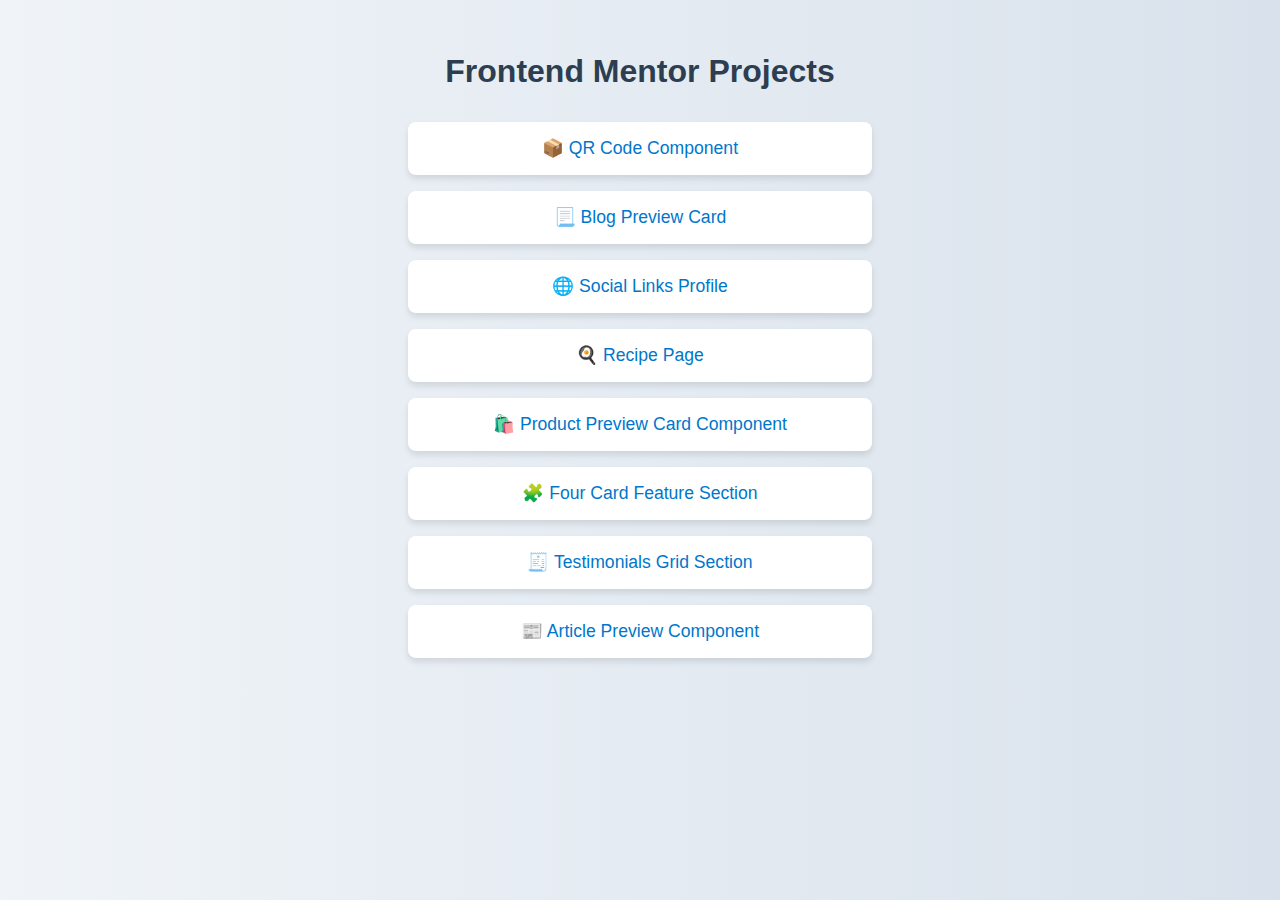
<file: index.html>
<!DOCTYPE html>
<html lang="en">
<head>
  <meta charset="UTF-8" />
  <meta name="viewport" content="width=device-width, initial-scale=1.0" />
  <title>Frontend Mentor Projects</title>
  <style>
    body {
      margin: 0;
      padding: 2rem;
      font-family: 'Segoe UI', sans-serif;
      background: linear-gradient(to right, #f0f4f8, #d9e2ec);
      color: #333;
    }

    h1 {
      text-align: center;
      font-size: 2rem;
      margin-bottom: 2rem;
      color: #2c3e50;
    }

    .project-list {
      display: flex;
      flex-direction: column;
      align-items: center;
      gap: 1rem;
    }

    .project-link {
      text-decoration: none;
      background-color: #ffffff;
      padding: 1rem 2rem;
      border-radius: 8px;
      box-shadow: 0 4px 6px rgba(0, 0, 0, 0.1);
      transition: transform 0.2s ease, box-shadow 0.2s ease;
      width: 80%;
      max-width: 400px;
      text-align: center;
      font-size: 1.1rem;
      color: #0077cc;
    }

    .project-link:hover {
      transform: translateY(-3px);
      box-shadow: 0 6px 12px rgba(0, 0, 0, 0.15);
      background-color: #e6f2ff;
    }
  </style>
</head>
<body>
  <h1> Frontend Mentor Projects</h1>
  <div class="project-list">
    <a class="project-link" href="qr-code-component-main/index.html">📦 QR Code Component</a>
    <a class="project-link" href="blog-preview-card-main/index.html">📃 Blog Preview Card</a>
    <a class="project-link" href="social-links-profile-main/index.html">🌐 Social Links Profile</a>
    <a class="project-link" href="recipe-page-main/index.html">🍳 Recipe Page</a>
    <a class="project-link" href="product-preview-card-component-main/index.html">🛍️ Product Preview Card Component</a>
    <a class="project-link" href="four-card-feature-section-master/index.html">🧩 Four Card Feature Section</a>
    <a class="project-link" href="testimonials-grid-section-main/index.html">🧾 Testimonials Grid Section</a>
    <a class="project-link" href="article-preview-component-master/index.html">📰 Article Preview Component</a>
  </div>
</body>
</html>
</file>
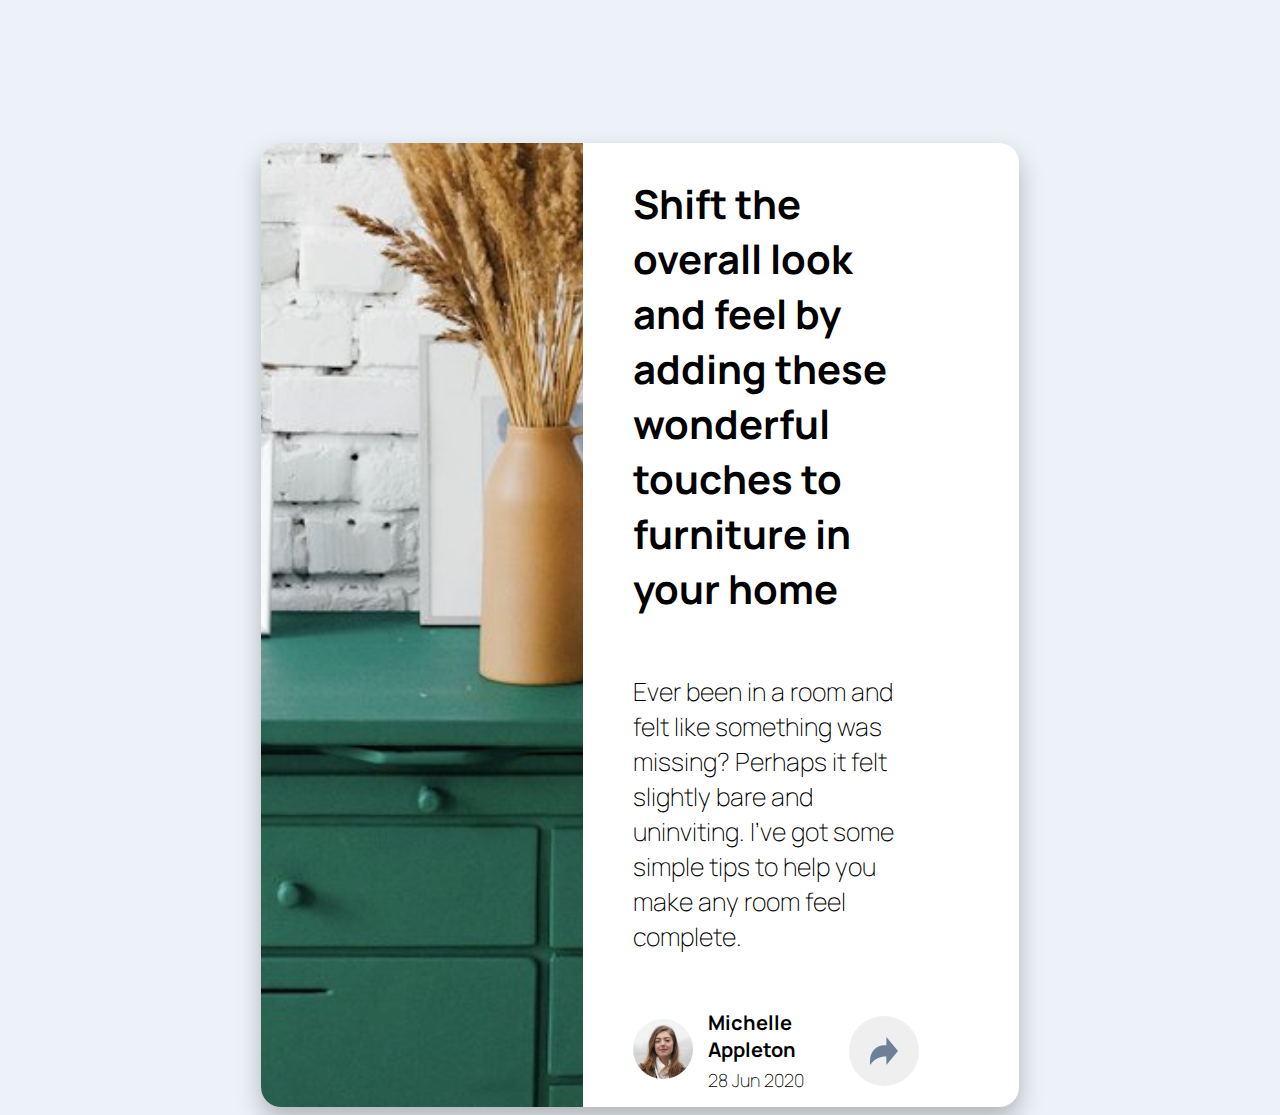
<file: article-preview-component-master/index.html>
<!DOCTYPE html>
<html lang="en">
<head>
  <meta charset="UTF-8">
  <meta name="viewport" content="width=device-width, initial-scale=1.0"> <!-- displays site properly based on user's device -->

  <link rel="icon" type="image/png" sizes="32x32" href="./images/favicon-32x32.png">
  <link rel="stylesheet" href="styles.css">
  <link href="https://fonts.googleapis.com/css2?family=Manrope&display=swap" rel="stylesheet">
  <title>Frontend Mentor | Article preview component</title>

  <!-- Feel free to remove these styles or customise in your own stylesheet 👍 -->
  <style>
    .attribution { font-size: 11px; text-align: center; }
    .attribution a { color: hsl(228, 45%, 44%); }
  </style>
</head>
<body>
  
  <div class="attribution">
    <main>
      <article class = "left">
        <img src="images/drawers.jpg" alt="drawers" class = "banner">
      </article>

      <article class = "right">
          <h2>   Shift the overall look and feel by adding these wonderful 
              touches to furniture in your home </h2>
          <p>  Ever been in a room and felt like something was missing? Perhaps 
            it felt slightly bare and uninviting. I’ve got some simple tips 
            to help you make any room feel complete.</p>

          <div class = "information">
            <div class = "left-information">
              <img src="images/avatar-michelle.jpg" alt="Michelle" class = "avatar">
            </div>
            <div class = "middle-information">
              <p class = "name">Michelle Appleton</p>
              <p class = "date"> 28 Jun 2020</p>
            </div>  
            <div class = "right-information">  
              <button class = "btn"> <img src="images/icon-share.svg"> </button>
            </div>
          </div>
          <div class = "popup"> 
            <p> SHARE </p>
            <img src="images/icon-facebook.svg" alt="icon-facebook">
            <img src="images/icon-pinterest.svg" alt="icon-pinterest">
            <img src="images/icon-twitter.svg" alt="icon-twitter">
          </div>
      </article>
    </main>
    <script src="index.js" charset="utf-8"></script>
  </div>
</body>
</html>
</file>
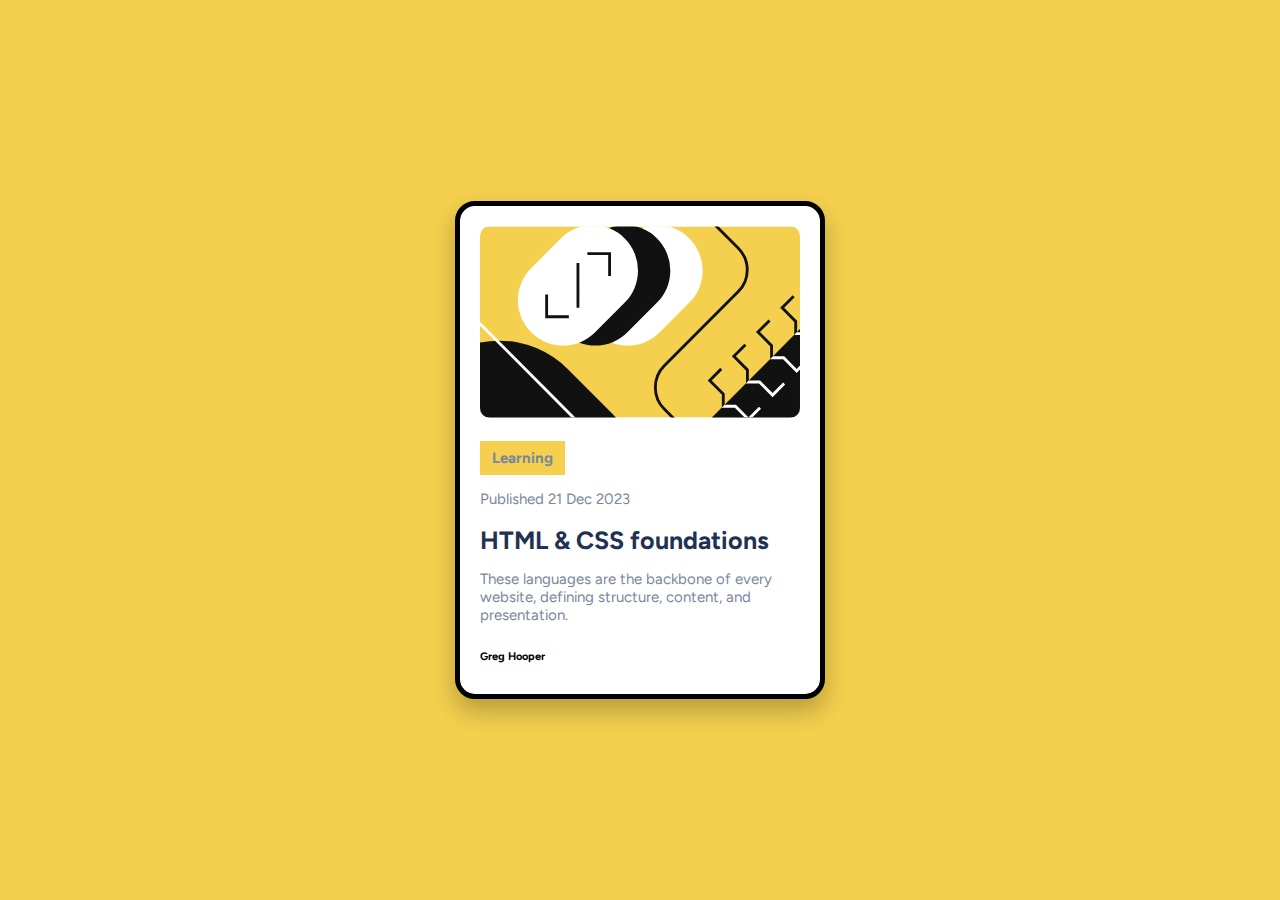
<file: blog-preview-card-main/index.html>
<!DOCTYPE html>
<html lang="en">
<head>
  <meta charset="UTF-8">
  <meta name="viewport" content="width=device-width, initial-scale=1.0"> <!-- displays site properly based on user's device -->

  <link rel="icon" type="image/png" sizes="32x32" href="./assets/images/favicon-32x32.png">
  <link href="https://fonts.googleapis.com/css2?family=Figtree:wght@500;800&display=swap" rel="stylesheet">
  <link rel="stylesheet" href="styles.css">
  <title>Frontend Mentor | Blog preview card</title>

  <!-- Feel free to remove these styles or customise in your own stylesheet 👍 -->
  <style>
    .attribution { font-size: 11px; text-align: center; }
    .attribution a { color: hsl(228, 45%, 44%); }
  </style>
</head>
<body>

  
  
  <div class="attribution">
    <div class="card">
      <div class="banner-section">
        <img src="assets/images/illustration-article.svg" alt="banner" class="banner-image">
      </div>
      <div class="text-section">
        <p class = "learning">Learning </p>
        <p>Published 21 Dec 2023</p>

        <h1>HTML & CSS foundations</h1>
        <p>These languages are the backbone of every website, defining structure, content, and presentation.</p>
    
      </div>
      <div class="footer"> <p>Greg Hooper</p></div>
    </div>
</body>
</html>
</file>
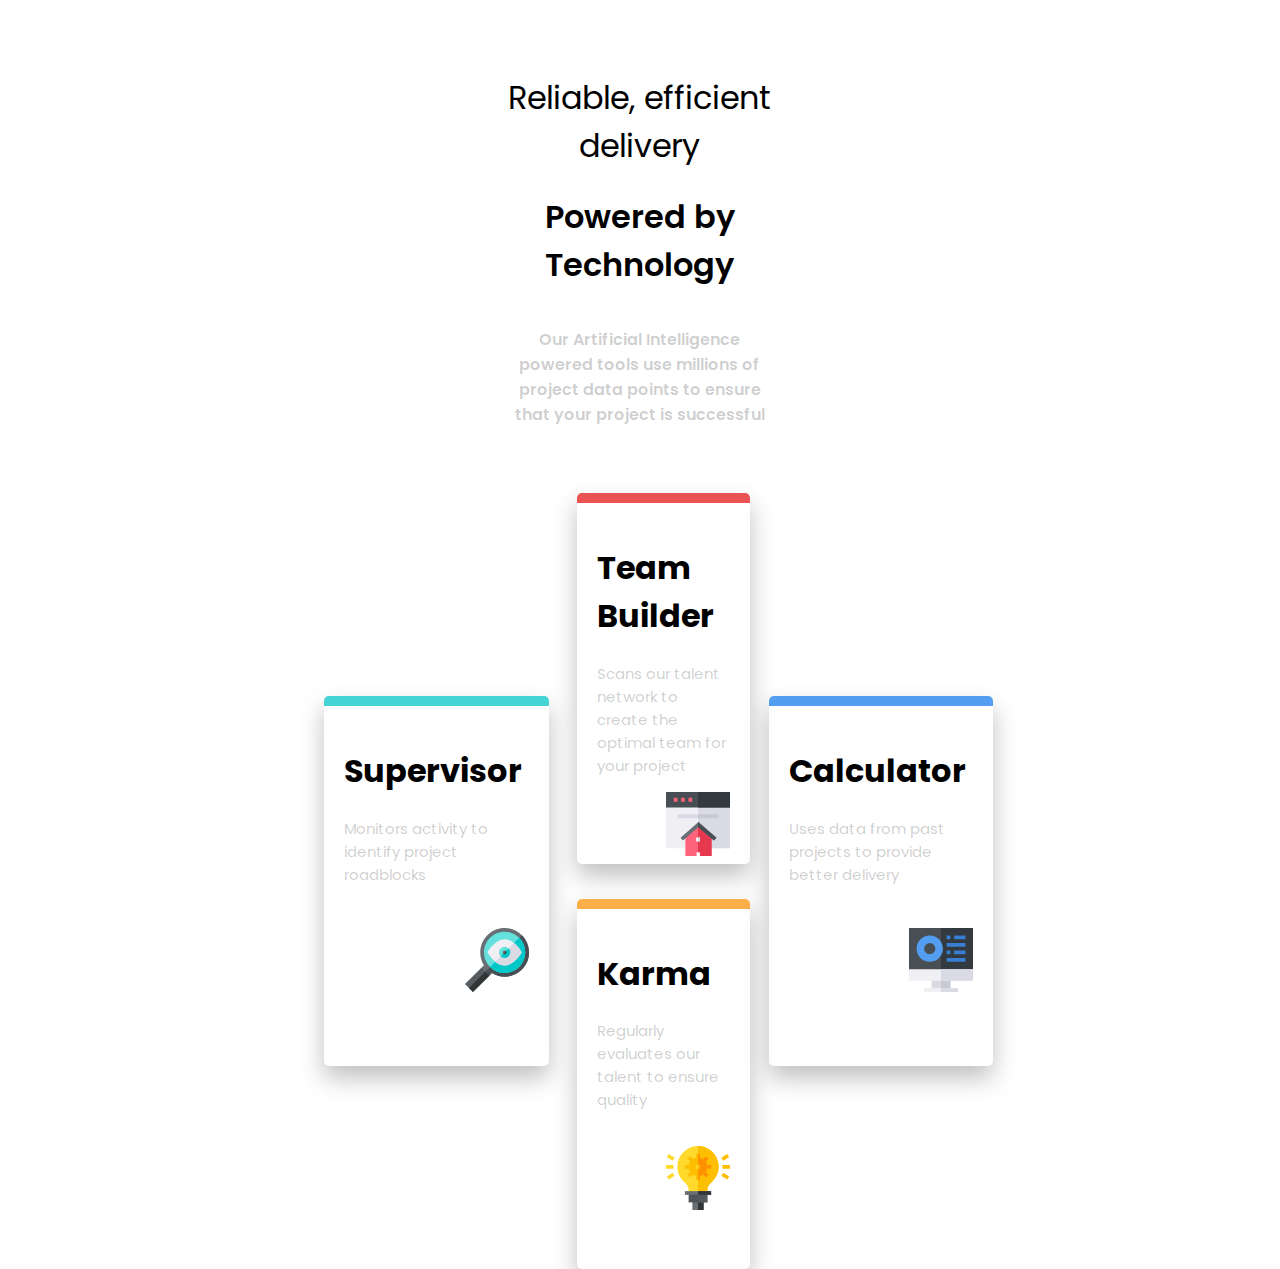
<file: four-card-feature-section-master/index.html>
<!DOCTYPE html>
<html lang="en">
<head>
  <meta charset="UTF-8">
  <meta name="viewport" content="width=device-width, initial-scale=1.0"> <!-- displays site properly based on user's device -->

  <link rel="icon" type="image/png" sizes="32x32" href="./images/favicon-32x32.png">
  <link rel="stylesheet" href="styles.css">
  <link href="https://fonts.googleapis.com/css2?family=Poppins&display=swap" rel="stylesheet">
  <title>Frontend Mentor | Four card feature section</title>

  <!-- Feel free to remove these styles or customise in your own stylesheet 👍 -->
  <style>
    .attribution { font-size: 11px; text-align: center; }
    .attribution a { color: hsl(228, 45%, 44%); }
  </style>
</head>
<body>
  
  <div class = "upper">
    <h1 class="normal-heading">Reliable, efficient delivery</h1>
    <h1 class="bold-heading">Powered by Technology</h1>
    <p> Our Artificial Intelligence powered tools use millions of project data points 
    to ensure that your project is successful </p>
  </div>
  
  <div class = "container">
    <div class = "card first"> 
      <div class = "text">
        <h1> Supervisor </h1> 
        <p> Monitors activity to identify project roadblocks</p>
      </div>
      <img src="images/icon-supervisor.svg" alt="">

    </div>
    <div class = "card second">  
      <div class = "text">
        <h1>  Team Builder </h1>
        <p> Scans our talent network to create the optimal team for your project </p>
      </div>

      <img src="images/icon-team-builder.svg" alt="">
    </div>
    <div class = "card third"> 
      <div class = "text">
        <h1> Karma </h1>
        <p> Regularly evaluates our talent to ensure quality</p>
      </div>
      <img src="images/icon-karma.svg" alt="">
    </div>
    <div class = "card fourth">
      <div class = text>
        <h1> Calculator </h1>
        <p> Uses data from past projects to provide better delivery </p> 
      </div> 
      <img src="images/icon-calculator.svg" alt="">
    </div>
  </div>

</body>
</html>
</file>
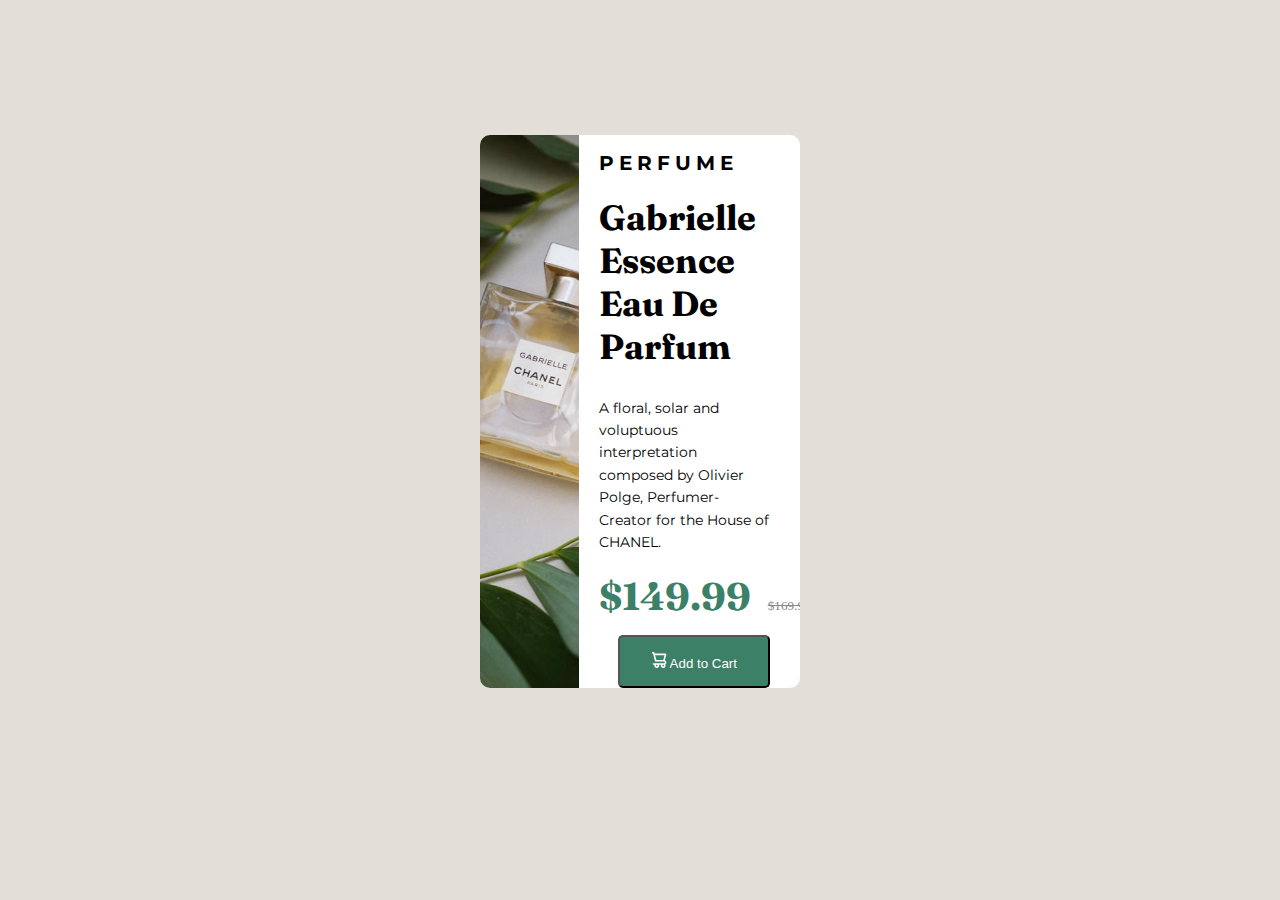
<file: product-preview-card-component-main/index.html>
<!DOCTYPE html>
<html lang="en">
<head>
  <meta charset="UTF-8">
  <meta name="viewport" content="width=device-width, initial-scale=1.0"> <!-- displays site properly based on user's device -->

  <link rel="icon" type="image/png" sizes="32x32" href="./images/favicon-32x32.png">
  
  <title>Frontend Mentor | Product preview card component</title>
  <link rel="stylesheet" href="styles.css">
  <link href="https://fonts.googleapis.com/css2?family=Fraunces:wght@700&family=Montserrat:wght@500;700&display=swap" rel="stylesheet">
  <!-- Feel free to remove these styles or customise in your own stylesheet 👍 -->
  <style>
    .attribution { font-size: 11px; text-align: center; }
    .attribution a { color: hsl(228, 45%, 44%); }
  </style>
</head>
<body>
  
  <div class="attribution">
    <div class = "container">
      <div class = "left"> 
        <picture>
        <source srcset="images/image-product-mobile.jpg" media="(max-width: 480px)">
        <img src="images/image-product-desktop.jpg" alt="banner" class = "banner">
        </picture>
      </div>
      <div class = "right"> 
        <h2> PERFUME </h2>
        <h1> Gabrielle Essence Eau De Parfum </h1>
        <p>   A floral, solar and voluptuous interpretation composed by Olivier Polge, 
            Perfumer-Creator for the House of CHANEL. </p>
        <div class="price">
          <span class="new-price">$149.99</span>
          <span class="old-price">$169.99</span>
        </div>
        <button class = "btn"> <img src="images/icon-cart.svg" alt="cart"> Add to Cart </button>
      </div>
    </div>
  </div>
</body>
</html>
</file>
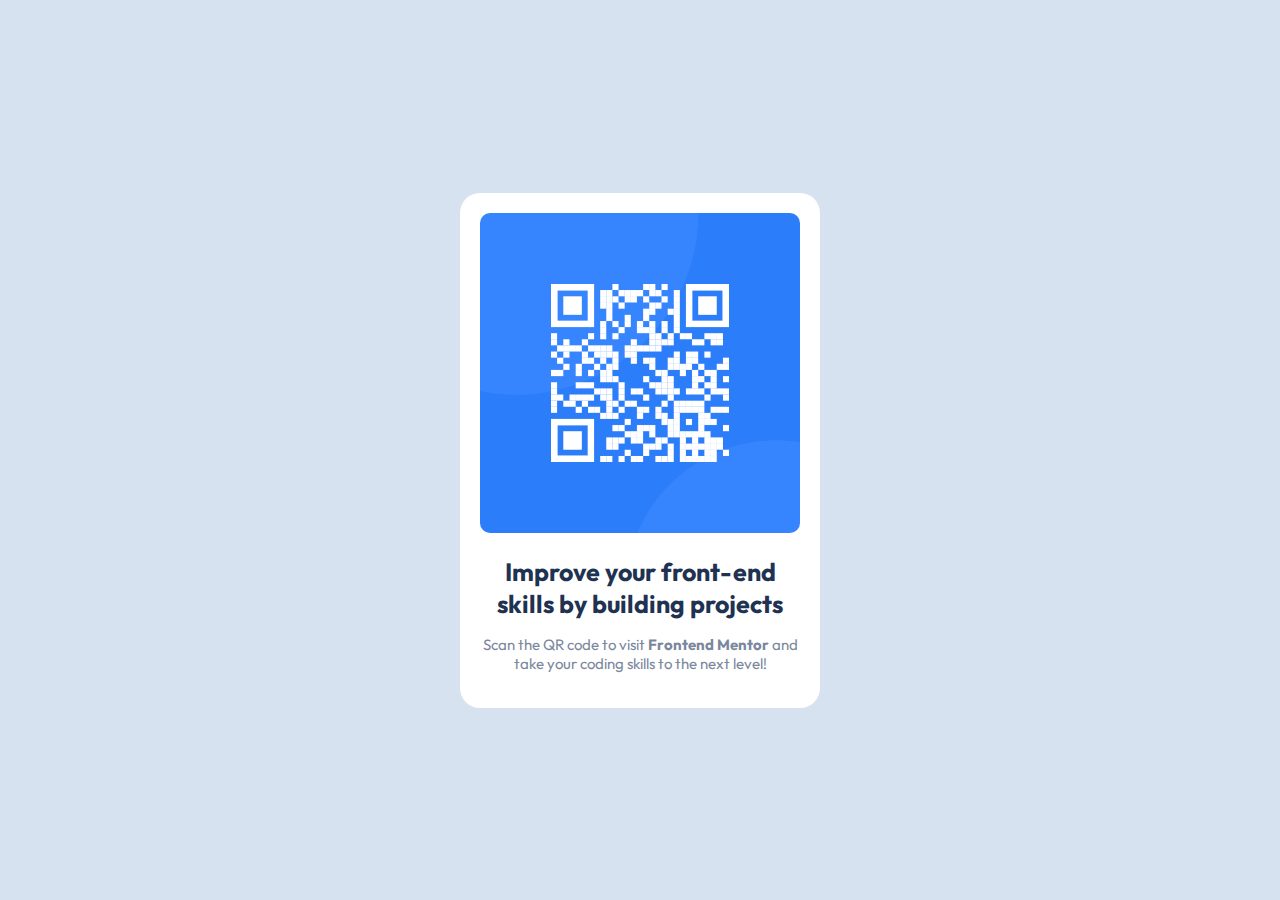
<file: qr-code-component-main/index.html>
<!DOCTYPE html>
<html lang="en">
<head>
  <meta charset="UTF-8">
  <meta name="viewport" content="width=device-width, initial-scale=1.0"> <!-- displays site properly based on user's device -->

  <link rel="icon" type="image/png" sizes="32x32" href="./images/favicon-32x32.png">
  
  <title>Frontend Mentor | QR code component</title>
  <link href="https://fonts.googleapis.com/css2?family=Outfit:wght@400;700&display=swap" rel="stylesheet">
  <link rel="stylesheet" href="styles.css">
  <!-- Feel free to remove these styles or customise in your own stylesheet 👍 -->
  <style>
    .attribution { font-size: 11px; text-align: center; }
    .attribution a { color: hsl(228, 45%, 44%); }

  </style>
</head>
<body>  
  <div class="attribution">
    <div class="card">
      <div class="qr-section">
        <img src="images/image-qr-code.png" alt="QR Code" class="qr-image">
      </div>
      <div class="text-section">
        <h1>Improve your front-end skills by building projects</h1>
        <p>Scan the QR code to visit <strong>Frontend Mentor</strong> and take your coding skills to the next level!</p>
      </div>
    </div>
  </div>
</body>
</html>
</file>
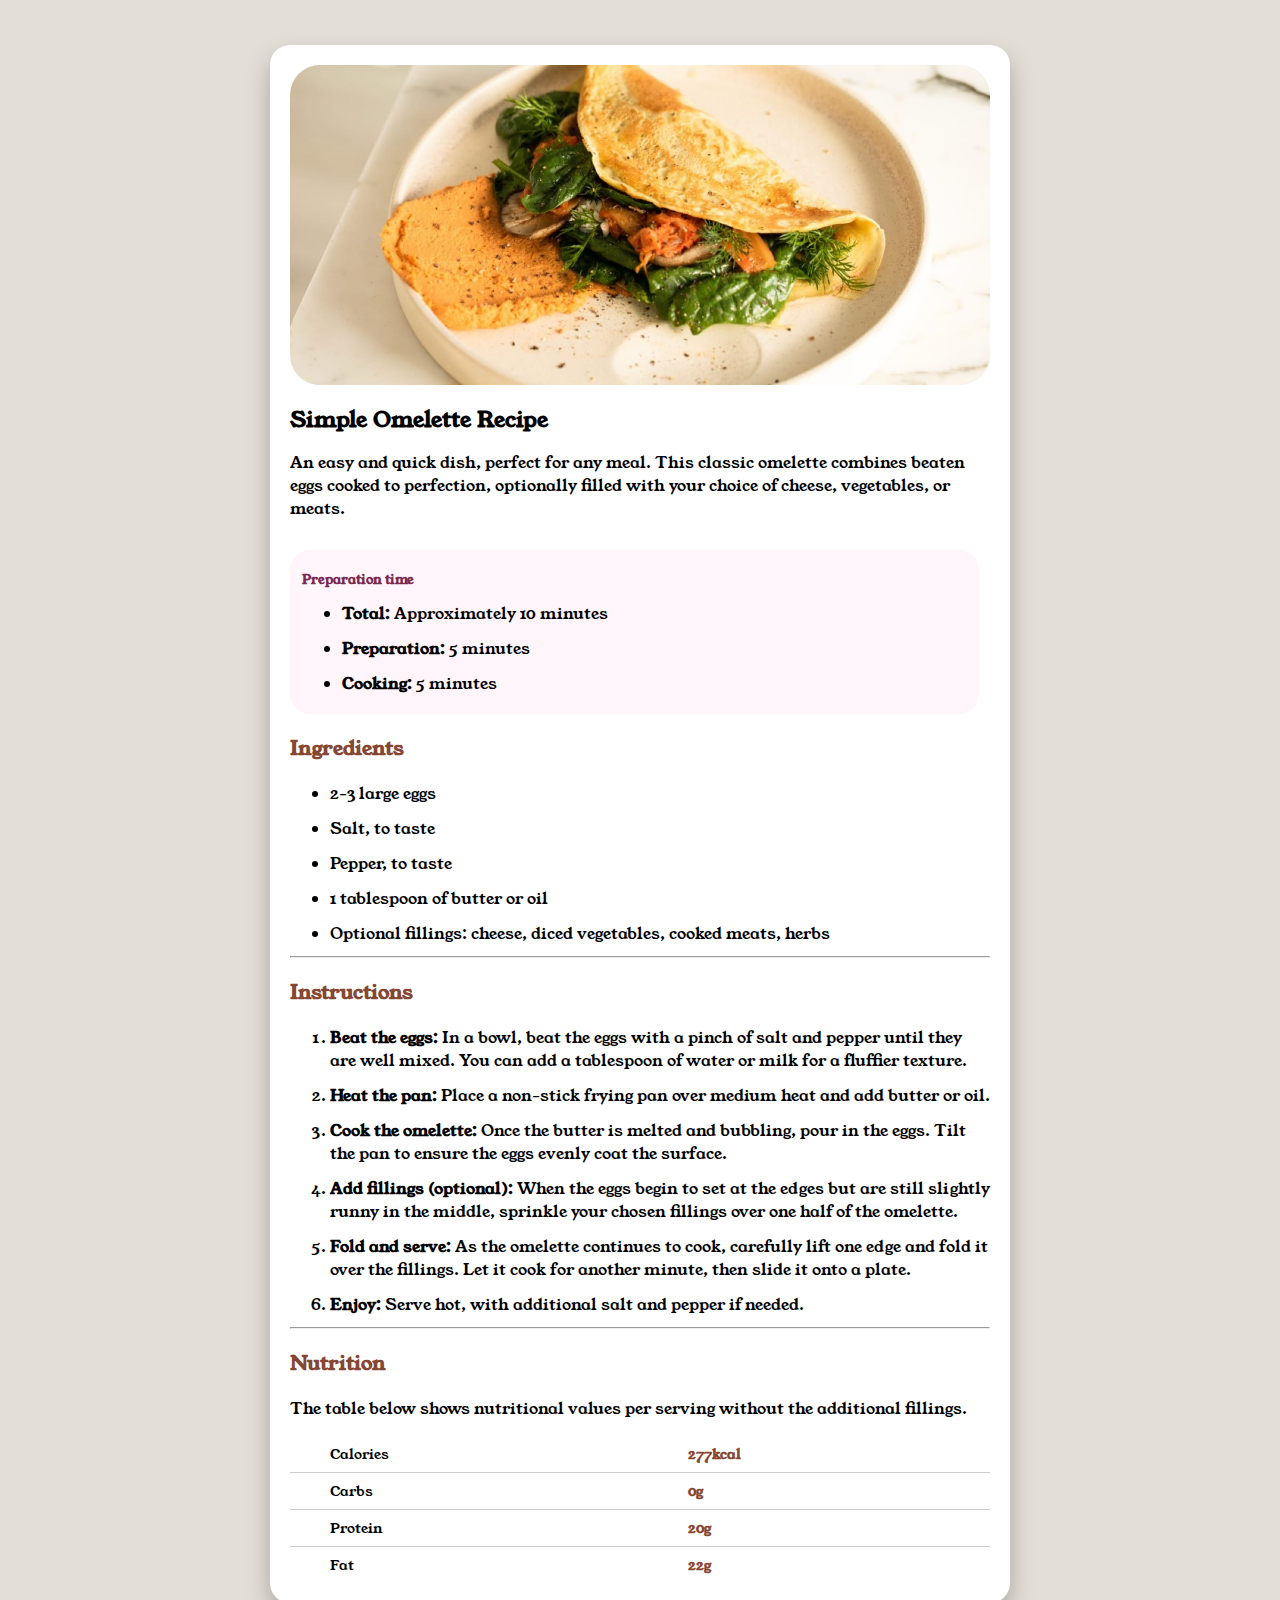
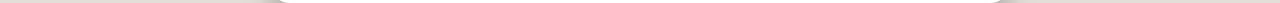
<file: recipe-page-main/index.html>
<!DOCTYPE html>
<html lang="en">
<head>
  <meta charset="UTF-8">
  <meta name="viewport" content="width=device-width, initial-scale=1.0"> <!-- displays site properly based on user's device -->

  <link rel="icon" type="image/png" sizes="32x32" href="./assets/images/favicon-32x32.png">
  <link rel="stylesheet" href="styles.css">
  <link href="https://fonts.googleapis.com/css2?family=Young+Serif&display=swap" rel="stylesheet">
  
  <title>Frontend Mentor | Recipe page</title>

  <!-- Feel free to remove these styles or customise in your own stylesheet 👍 -->
  <style>
    .attribution { font-size: 11px; text-align: center; }
    .attribution a { color: hsl(228, 45%, 44%); }
  </style>
</head>
<body>
  
  <div class="attribution">
    <div class = "card">
      <div class = "banner">
        <img src="assets/images/image-omelette.jpeg" alt="banner" class = "banner-image">
      </div>
      <h1> Simple Omelette Recipe </h1>
      <p>   An easy and quick dish, perfect for any meal. This classic omelette combines beaten eggs cooked 
      to perfection, optionally filled with your choice of cheese, vegetables, or meats. </p>

      <div class = "preparation">
        <h3> Preparation time </h3>
        <ul>
          <li> <span class = "highlight"> Total: </span> Approximately 10 minutes </li>
          <li> <span class = "highlight"> Preparation: </span> 5 minutes </li>
          <li> <span class = "highlight"> Cooking: </span> 5 minutes  </li>
        </ul>
      </div>

      <div class = "ingredients">
        <h3>  Ingredients </h3>
        <ul>
          <li> 2-3 large eggs </li>
          <li> Salt, to taste </li>
          <li> Pepper, to taste </li>
          <li> 1 tablespoon of butter or oil </li>
          <li> Optional fillings: cheese, diced vegetables, cooked meats, herbs </li>
        </ul>
      </div>
      <hr>
      <div class = "instructions">
        <h3>   Instructions </h3>
        <ol>
          <li> <span class = "highlight"> Beat the eggs: </span> In a bowl, beat the eggs with a pinch of salt and pepper until they are well mixed. 
            You can add a tablespoon of water or milk for a fluffier texture. </li>
          <li> <span class = "highlight"> Heat the pan: </span> Place a non-stick frying pan over medium heat and add butter or oil. </li>
          <li> <span class = "highlight"> Cook the omelette: </span> Once the butter is melted and bubbling, pour in the eggs. Tilt the pan to ensure the eggs evenly coat the surface. </li>
          <li> <span class = "highlight"> Add fillings (optional): </span> When the eggs begin to set at the edges but are still slightly runny in the 
            middle, sprinkle your chosen fillings over one half of the omelette. </li>
          <li> <span class = "highlight"> Fold and serve: </span> As the omelette continues to cook, carefully lift one edge and fold it over the 
            fillings. Let it cook for another minute, then slide it onto a plate. </li>
          <li> <span class = "highlight"> Enjoy: </span> Serve hot, with additional salt and pepper if needed.</li>
        </ol>
      </div>
      <hr>
      <div class = "nutrition">
        <h3> Nutrition </h3>
        <p>  The table below shows nutritional values per serving without the additional fillings. </p>
        <table class="table">
          <tr>
            <td>Calories</td>
            <td><span class = "highlight">277kcal </span></td>
          </tr>
          <tr>
            <td>Carbs</td>
            <td><span class = "highlight"> 0g </span> </td>
          </tr>
          <tr>
            <td>Protein</td>
            <td><span class = "highlight">20g </span> </td>
          </tr>
          <tr>
            <td>Fat</td>
            <td><span class = "highlight">22g </span> </td>
          </tr>
        </table>  
      </div>

    </div>
  </div>
</body>
</html>
</file>
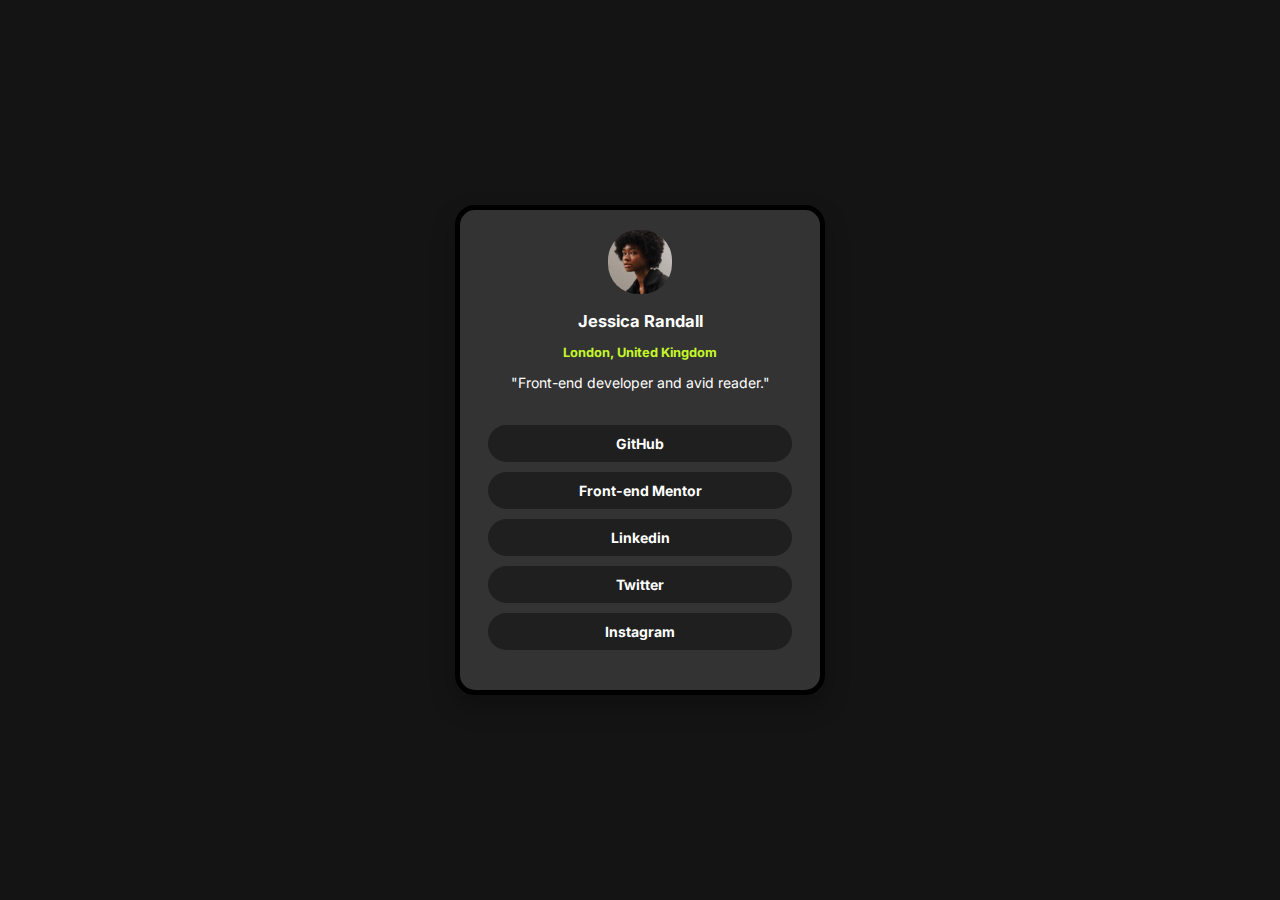
<file: social-links-profile-main/index.html>
<!DOCTYPE html>
<html lang="en">
<head>
  <meta charset="UTF-8">
  <meta name="viewport" content="width=device-width, initial-scale=1.0"> <!-- displays site properly based on user's device -->

  <link rel="icon" type="image/png" sizes="32x32" href="./assets/images/favicon-32x32.png">
  <link href="https://fonts.googleapis.com/css2?family=Inter:wght@400;600;700&display=swap" rel="stylesheet">
  <title>Frontend Mentor | Social links profile</title>
  <link rel="stylesheet" href="styles.css">

  <!-- Feel free to remove these styles or customise in your own stylesheet 👍 -->
  <style>
    .attribution { font-size: 11px; text-align: center; }
    .attribution a { color: hsl(228, 45%, 44%); }
  </style>
</head>
<body>

  <div class="attribution">
    <div class = "card">
      <div class="upper">
        <img src="assets/images/avatar-jessica.jpeg" alt="avatar" class = "avatar">
        <h2>Jessica Randall</h2>
        <h3>London, United Kingdom</h3>
        <p style="font-size: 14px; color: white;">"Front-end developer and avid reader."</p>

      </div>

      <div class = "middle">

        <a href="https://github.com/"> GitHub </a>
        <a href="https://www.frontendmentor.io/"> Front-end Mentor </a>
        <a href="https://www.linkedin.com/"> Linkedin </a>
        <a href="https://twitter.com/"> Twitter </a>
        <a href="https://www.instagram.com/"> Instagram </a>

      </div>

    </div>

  </div>
</body>
</html>
</file>
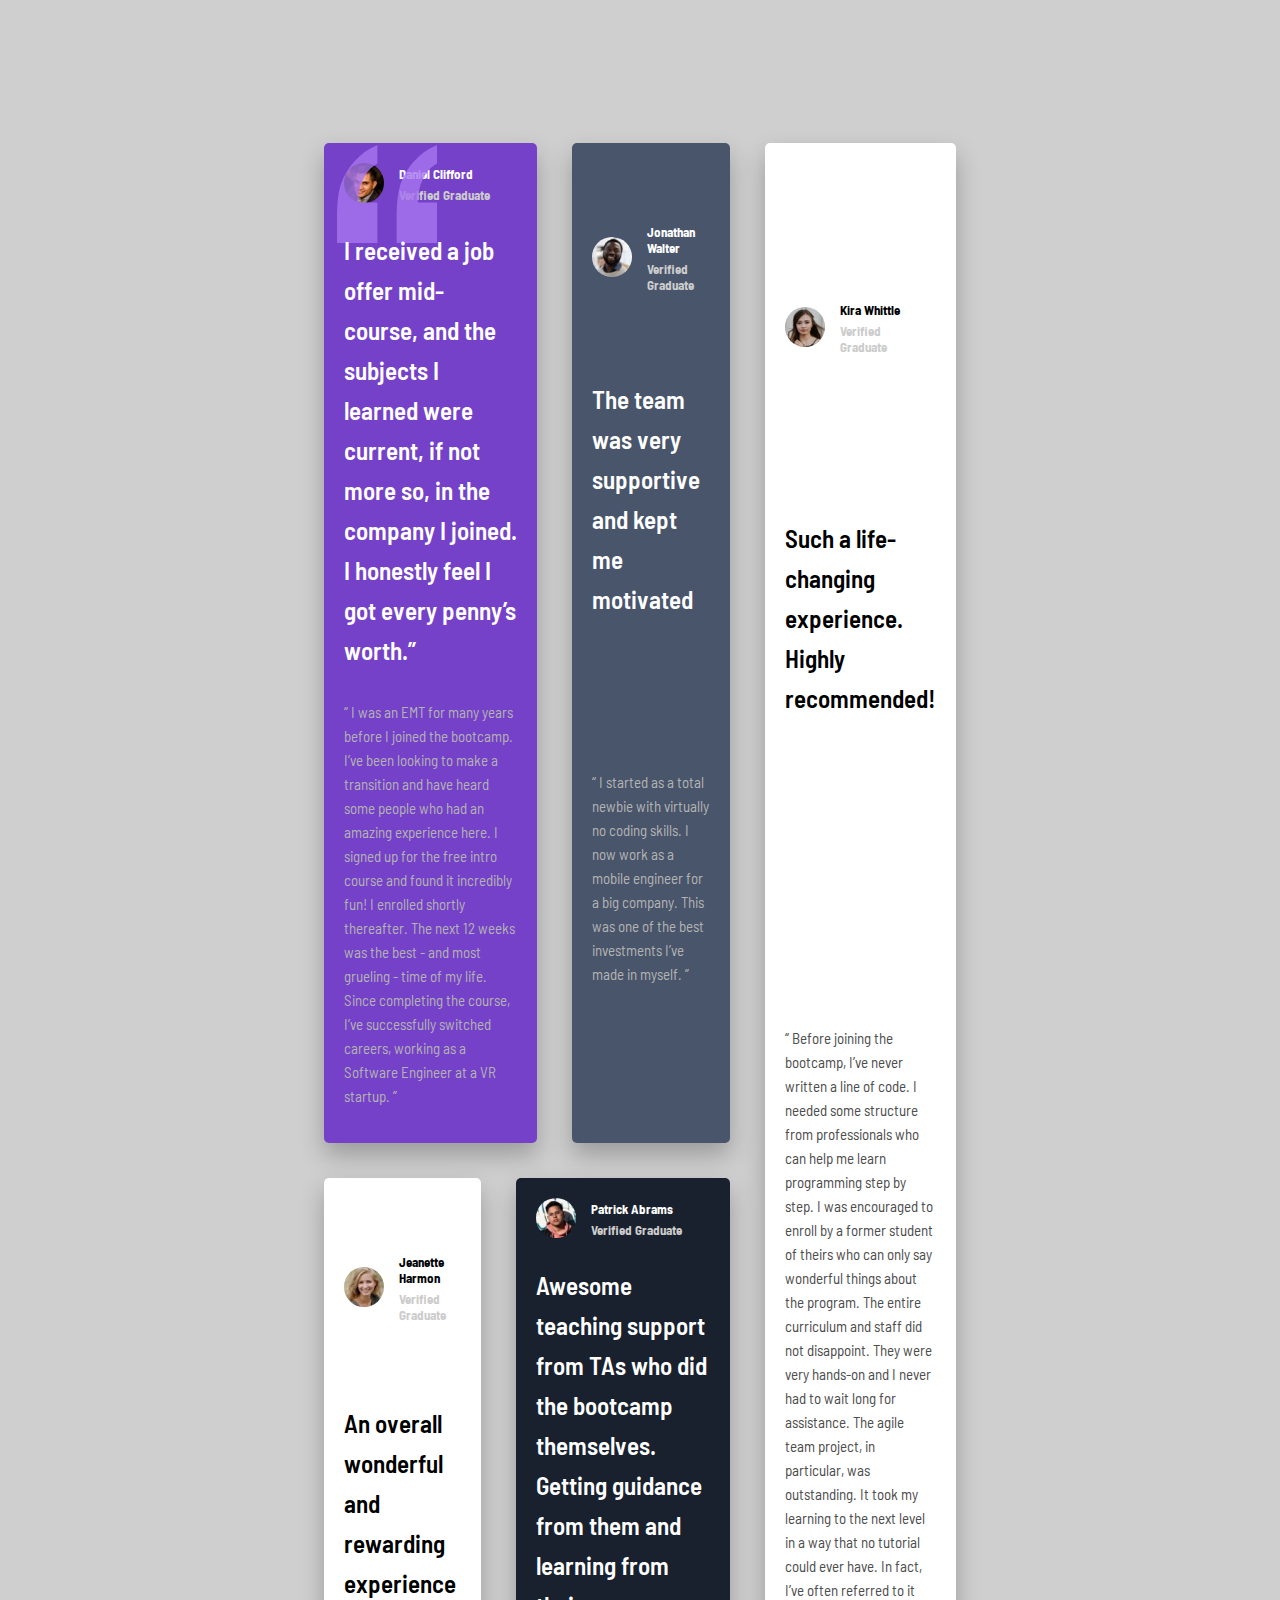
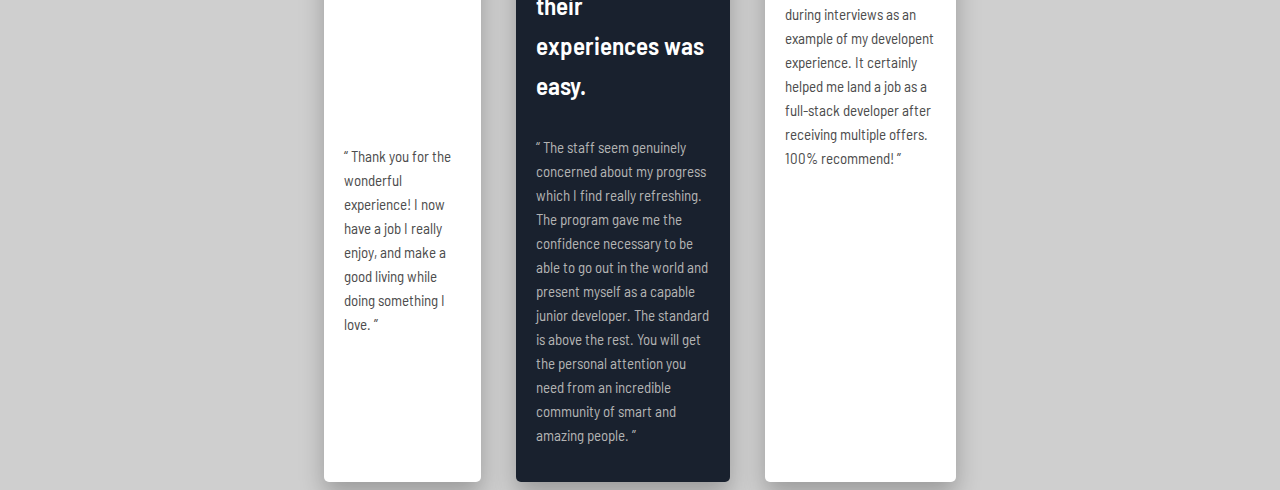
<file: testimonials-grid-section-main/index.html>
<!DOCTYPE html>
<html lang="en">
<head>
  <meta charset="UTF-8">
  <meta name="viewport" content="width=device-width, initial-scale=1.0"> <!-- displays site properly based on user's device -->

  <link rel="icon" type="image/png" sizes="32x32" href="./images/favicon-32x32.png">
  <link rel="stylesheet" href="styles.css">
  <link href="https://fonts.googleapis.com/css2?family=Barlow+Semi+Condensed&display=swap" rel="stylesheet">
  <title>Frontend Mentor | [Challenge Name Here]</title>
  
  <!-- Feel free to remove these styles or customise in your own stylesheet 👍 -->
  <style>
    .attribution { font-size: 11px; text-align: center; }
    .attribution a { color: hsl(228, 45%, 44%); }
  </style>
</head>
<body>
  
  <div class="attribution">
    <main>
      <article class="card card-1">
        <div class = "card-header">
          <div class = "left">
            <img src="images/image-daniel.jpg" alt="daniel">
          </div>
          <div class = "right">
            <h3>  Daniel Clifford </h3>
            <h4> Verified Graduate </h4>
          </div>
          <div class = "content">
          </div>    
        </div>
        <img class="floating-img" src="images/bg-pattern-quotation.svg" alt="quotation mark">

        <p class = "upper-text">I received a job offer mid-course, and the subjects I learned were current, if not more so, 
        in the company I joined. I honestly feel I got every penny’s worth.”</p>

        <p class = "lower-text">“ I was an EMT for many years before I joined the bootcamp. I’ve been looking to make a 
        transition and have heard some people who had an amazing experience here. I signed up 
        for the free intro course and found it incredibly fun! I enrolled shortly thereafter. 
        The next 12 weeks was the best - and most grueling - time of my life. Since completing 
        the course, I’ve successfully switched careers, working as a Software Engineer at a VR startup. ”</p>
      </article>
      <article class="card card-2">
        <div class = "card-header">
          <div class = "left">
            <img src="images/image-jonathan.jpg" alt="jonathan">
          </div>
          <div class = "right">
            <h3>    Jonathan Walter </h3>
            <h4>   Verified Graduate </h4>
          </div>
          <div class = "content">
          </div>    
        </div>
        <p class = "upper-text">  The team was very supportive and kept me motivated</p>

        <p class = "lower-text"> “ I started as a total newbie with virtually no coding skills. I now work as a mobile engineer 
  for a big company. This was one of the best investments I’ve made in myself. ”</p>
        
      </article>
      <article class="card card-3">
        <div class = "card-header">
          <div class = "left">
            <img src="images/image-jeanette.jpg" alt="jeanette">
          </div>
          <div class = "right">
            <h3>    Jeanette Harmon </h3>
            <h4> Verified Graduate </h4>
          </div>
          <div class = "content">
          </div>    
        </div>
        <p class = "upper-text">  An overall wonderful and rewarding experience </p>

        <p class = "lower-text" > “ Thank you for the wonderful experience! I now have a job I really enjoy, and make a good living 
          while doing something I love. ” </p>

      </article>
      <article class="card card-4">
        <div class = "card-header">
          <div class = "left">
            <img src="images/image-patrick.jpg" alt="patrick">
          </div>
          <div class = "right">
            <h3>  Patrick Abrams </h3>
            <h4> Verified Graduate </h4>
          </div>
          <div class = "content">
          </div>    
        </div>
        <p class = "upper-text">  Awesome teaching support from TAs who did the bootcamp themselves. Getting guidance from them and 
         learning from their experiences was easy.</p>

        <p class = "lower-text"> “ The staff seem genuinely concerned about my progress which I find really refreshing. The program 
        gave me the confidence necessary to be able to go out in the world and present myself as a capable 
        junior developer. The standard is above the rest. You will get the personal attention you need from 
        an incredible community of smart and amazing people. ” </p>
      </article>
      <article class="card card-5">
        <div class = "card-header">
          <div class = "left">
            <img src="images/image-kira.jpg" alt="kira">
          </div>
          <div class = "right">
            <h3>    Kira Whittle </h3>
            <h4> Verified Graduate </h4>
          </div>
          <div class = "content">
          </div>    
        </div>
        <p class = "upper-text">  Such a life-changing experience. Highly recommended! </p>

        <p class = "lower-text">  “ Before joining the bootcamp, I’ve never written a line of code. I needed some structure from 
        professionals who can help me learn programming step by step. I was encouraged to enroll by a former 
        student of theirs who can only say wonderful things about the program. The entire curriculum and staff 
        did not disappoint. They were very hands-on and I never had to wait long for assistance. The agile team 
        project, in particular, was outstanding. It took my learning to the next level in a way that no tutorial 
        could ever have. In fact, I’ve often referred to it during interviews as an example of my developent 
        experience. It certainly helped me land a job as a full-stack developer after receiving multiple offers. 
        100% recommend! ”</p>


      </article>
    </main>
  </div>
</body>
</html>
</file>
<file: article-preview-component-master/styles.css>
body {
  font-family: "Manrope", sans-serif;
  background-color: hsl(210, 46%, 95%);
  display: flex;
  flex-direction: column;
  justify-content: center;
  align-items: center;
  padding-top: 15vh;
}


main{
  display: grid;
  grid-template-columns: 1fr 1.2fr; 
  border-radius: 20px;
  width: 60%;
  gap: 50px;
  margin: 0 auto;
  background-color: white;
  box-shadow: 0 12px 24px rgba(0, 0, 0, 0.25);

}

.right {
    padding-right: 100px;
}

.right h2 {
    font-size: 40px;
    font-weight: 500;
    font-weight: bold;
}

.right p {
    font-size: 25px;
    font-weight: 100;

}

.left{
  padding: 0;
  overflow: hidden;
  border-radius: 20px 0 0 20px;
}

.banner {
    width: 100%;
    height: 100%;
    display: block;
    object-fit: cover;
}

.right{
  text-align: left;
  display: flex;
  flex-direction: column;   
  position: relative;
}

.information {
    margin-top: 30px;
    display: flex;
    gap: 15px;
    align-items: center;
    margin-bottom: 5%;

}

.left-information img {
  width: 60px;
  height: 60px;
  border-radius: 50%;
}

.middle-information .name {
  margin: 0;
  text-align: left;
  font-size: 20px;
  color: white;
  font-weight: bold;
  margin-bottom: 5px;
  color: black
}

.middle-information .date {
  margin: 0;
  text-align: left;
  font-size: 18px;
  color: black; 
}

.right-information {
    margin-left: auto;
}

.popup {
  display: none;
  background-color: hsl(214, 17%, 51%);
  box-shadow: 0 12px 24px rgba(0, 0, 0, 0.25);
  border-radius: 20px;
  width: 320px;
  height: 50px;
  padding: 20px;
  gap: 25px; 
  bottom: 150px; 
  right: -80px; 
  position: absolute;
  align-items: center;
  z-index: 10;
}

.popup img {
    width: 30px;
    height: 30px;
}

.popup p {
  margin: 0;
  font-weight: 500;
  letter-spacing: 12px;
  color: white;
}


.right-information .btn {
  width: 70px;
  height: 70px;
  border-radius: 50%;
  border: none;
  display: flex;
  justify-content: center;
  align-items: center;
  cursor: pointer;
  padding: 0;
  
}

.btn:hover{
    border: hsl(214, 17%, 51%) 5px solid; 
}

.btn img {
  width: 28px;
  height: 28px;
}



@media (max-width: 480px) {

  body {
    padding-top: 5vh;
  }  
  main {
    display: grid;
    grid-template-columns: 1fr;
    grid-template-rows: auto;
    width: 90%;
    gap: 30px;
  }

  .left{
    border-radius: 20px 20px 0 0;
  }

  .right {
    padding-left: 30px;
    padding-right: 30px;
    width: 100%; 
    box-sizing: border-box;
    position: relative;
  }

  .right h2 {
    font-size: 20px;
  }

  .right p {
    font-size: 15px;
  }

  .left-information img {
    width: 40px;
    height: 40px;
  }

  .right .name {
    font-size: 15px;
  }
  .right .date {
    font-size: 15px;
  }

  .right {
    padding-bottom: 20px;
    position: relative;
  }

  .btn img {
    width: 20px;
    height: 20px;
  }

  .right-information .btn {
    position: absolute;
    bottom: 28px;
    right: 30px;
    width: 35px;
    height: 35px;
    z-index: 10; 
  }

  .btn:hover{
    border: none;
    background-color: hsl(212, 23%, 69%);
  }

  .btn:hover img {
    filter: brightness(0) invert(1); 
  }

  .popup {
    position: absolute;
    bottom: 0;
    left: 0;
    width: calc(100% - 40px);
    display: none;
    background-color: hsl(214, 17%, 51%);
    border-radius: 0 0 20px 20px;
    z-index: 5; 
    display: flex;
    justify-content: flex-start;
    align-items: center;
  }

  .popup img {
    width: 25px;
    height: 25px;
  }

  .popup p {
    margin: 0;
    font-weight: 500;
    letter-spacing: 2px;
    color: white;
  }

}
</file>
<file: blog-preview-card-main/styles.css>
body {
  font-family: "Figtree", sans-serif;
  background-color: hsl(47, 88%, 63%);
  display: flex;
  justify-content: center;
  align-items: center;
  height: 100vh;
  margin: 0;
}

.card {
  background-color: hsl(0, 0%, 100%);
  box-shadow: 0 12px 24px rgba(0, 0, 0, 0.25);
  border-radius: 20px;
  width: 320px;
  padding: 20px;
  text-align: center;
  border: solid 5px black;
}

.banner-image {
  width: 100%;
  border-radius: 10px;
}

.text-section {
  text-align: left;
  margin-top: 20px;
}

.text-section h1 {
  font-size: 25px;
  color: #1f3251;
  margin-bottom: 10px;
}

.text-section h1:hover {
  color: #facc15;
}


.text-section p {
  font-size: 15px;
  color: #7b879d;
}

.learning {
    width: fit-content;
    background-color:  hsl(47, 88%, 63%);
    padding: 8px 12px;
    font-weight: bold;
}

.footer{
    display: flex;
    gap: 12px; 
}

.footer p{
    font-weight: bold;
}


@media (min-width: 1440px) {
  .card {
    width: 300px;
    padding: 30px;
  }

  .text-section h1 {
    font-size: 22px;
  }

  .text-section p {
    font-size: 16px;
  }
}
</file>
<file: four-card-feature-section-master/styles.css>
body {
  font-family: "Poppins", sans-serif;
  background-color: hsl(0, 0%, 100%);
  display: flex;
  flex-direction: column;
  justify-content: center;
  align-items: center;
  padding-top: 5vh;
}

.upper {
  display: grid;
  grid-template-columns: repeat(3, 1fr);
  grid-column-gap: 35px;
  width: 70%;
  margin: 0 auto;
  margin-bottom: 50px;
}

.upper > p{
    color: rgba(0, 0, 0, 0.2);
    font-weight: 600;
}

.upper > * {
  grid-column: 2 / 3; 
  text-align: center;
}


.normal-heading {
  font-weight: 400; 
  font-size: 2rem;  
  margin-bottom: 0.1rem;
}

.bold-heading {
  font-weight: 600; 
  font-size: 2rem;
}

.container {
  display: grid;
  grid-template-columns: repeat(3, 1fr); /* equal columns */
  grid-template-rows: repeat(4, 23%);
  gap: 35px;
  width: 50%;
  margin: 0 auto;
}

.first {
    border-top: solid 10px hsl(180, 62%, 55%);
    grid-area: 2 / 1 / 4 / 2;
}

.second {
    border-top: solid 10px hsl(0, 78%, 62%);
    grid-area: 1 / 2 / 3 / 3;
}

.third {
    border-top: solid 10px hsl(34, 97%, 64%);
    grid-area: 3 / 2 / 5 / 3; 
}

.fourth {
    border-top: solid 10px hsl(212, 86%, 64%);
    grid-area: 2/ 3 / 4 / 4;
}

.card {
  box-shadow: 0 12px 24px rgba(0, 0, 0, 0.25);
  border-radius: 5px;
  padding: 20px;
  display: grid;
  width: 85%;
  margin: 0 auto; 
  grid-template-rows: auto auto auto;
}

.text > p {
    font-size: 15px;
    color: rgba(0, 0, 0, 0.2);
}
.card > img {
    margin-left: auto;
}

@media (max-width: 480px) {

  .container {
    display: grid;
    grid-template-columns: 1fr;
    grid-template-rows: auto;
    gap: 20px;
    width: 100%;
    margin: 0 auto;
  }


  .first,
  .second,
  .third,
  .fourth {
    grid-area: auto;
  }

  .card {
    width: 90%;
    margin-left: 5%;
  }

  .upper {
    display: flex;
    flex-direction: column;
    align-items: center;
    text-align: center;
    width: 100%;
    padding: 0 20px;
    margin-bottom: 30px;
  }

  .normal-heading {
    font-size: 1.5rem;
    font-weight: 400;
    margin-bottom: 0.2rem;
  }

  .bold-heading {
    font-size: 1.5rem;
    font-weight: 700;
    margin-top: 0;
    margin-bottom: 0.5rem;
  }

  .upper > p {
    font-size: 0.9rem;
    color: rgba(0, 0, 0, 0.2);
  }
}
</file>
<file: product-preview-card-component-main/styles.css>
body {
  background-color:  hsl(30, 18%, 87%);
  display: flex;
  justify-content: center;
  align-items: center;
  padding-top: 15vh;
  width: 25%;  
  margin: 0 auto;
}

.container {
    display: grid;
    grid-template-columns: 1fr 1fr;
    gap: 10px; 
    border-radius: 10px;
    background-color: hsl(0, 0%, 100%);
    /* border: solid black 5px; */
    overflow: hidden;
}


.left {
    padding: 0;
    height: 100%;
}

.banner {
    width: 100%;
    height: 100%;
    display: block;
    object-fit: cover;
}

.right {
    display: flex;
    flex-direction: column;
    text-align: left;
    /* gap: 2px; */
    margin: 5% 5% 0 5%;

}

.right > * {
    margin-top: 5px;
    margin-right: 10%;
}

.right > h2 {
  font-family: 'Montserrat', serif;
  letter-spacing: 5px;
  font-size: 20px; 
}

.right > h1 {
    font-family: 'Fraunces', sans-serif;
    font-size: 35px;
}

.right > p {
    font-family: 'Montserrat', serif;
    font-size: 14px;
    line-height: 1.6;

}

.btn {
    background-color: hsl(158, 36%, 37%);
    border-radius: 5px;
    padding: 15px;
    color: white;
    margin-left: 10%;
}

.btn:hover{
    background-color: hsl(158, 42%, 18%);
}

.price {
  display: flex;
  margin-bottom: 10px;
  gap: 1.5em;
  align-items: baseline;
}

.new-price {
  font-size: 3.5em;
  font-weight: bold;
  font-family: 'Fraunces', sans-serif;
  color: hsl(158, 36%, 37%);
}

.old-price {
  font-size: 1.2em;
  color: #888;
  text-decoration: line-through;
}

@media (max-width: 480px) {
  .container {
    grid-template-columns: 1fr;     
    grid-template-rows: auto auto;  
  }

  body {
    width: 90%;
    padding-bottom: 5vh;
  }

  .left {
    order: -1; 
  }

  .banner {
    width: 100%;
    height: auto; 
    object-fit: cover;
  }

  .btn{
    margin-bottom: 15px;
  }
}
</file>
<file: qr-code-component-main/styles.css>
body {
  font-family: "Outfit", sans-serif;
  background-color: hsl(212, 45%, 89%);
  display: flex;
  justify-content: center;
  align-items: center;
  height: 100vh;
  margin: 0;
}

.card {
  background-color: hsl(0, 0%, 100%);
  border-radius: 20px;
  width: 320px;
  padding: 20px;
  text-align: center;
}

.qr-image {
  width: 100%;
  border-radius: 10px;
}

.text-section {
  margin-top: 20px;
}

.text-section h1 {
  font-size: 25px;
  color: #1f3251;
  margin-bottom: 10px;
}

.text-section p {
  font-size: 15px;
  color: #7b879d;
}

@media (min-width: 1440px) {
  .card {
    width: 300px;
    padding: 30px;
  }

  .text-section h1 {
    font-size: 22px;
  }

  .text-section p {
    font-size: 16px;
  }
}
</file>
<file: recipe-page-main/styles.css>
body {
  font-family: "Young Serif", sans-serif;
  background-color:  hsl(30, 18%, 87%);
  display: flex;
  justify-content: center;
  align-items: center;
  padding-top: 5vh;
  margin: 0;
}

.card {
  background-color: hsl(0, 0%, 100%);
  box-shadow: 0 12px 24px rgba(0, 0, 0, 0.25);
  border-radius: 20px;
  max-width: 700px;
  width: 100%;
  padding: 20px;
  text-align: left; 
  
}

.banner-image {
    width: 100%;
    border-radius: 30px;
}

.preparation {
    width: 95%;
    background-color:  hsl(330, 100%, 98%);
    padding: 8px 12px;
    border-radius: 20px;
    margin-top: 30px;
}

.preparation > h3 {
    color: hsl(332, 51%, 32%);
}

.highlight {
  font-weight: bold;
  color: black;
}

.ingredients > h3,
.instructions > h3,
.nutrition > h3 {
    color: hsl(14, 45%, 36%);
    font-size: 20px;
}

ul, ol {
  display: flex;
  flex-direction: column;
  gap: 12px;
}

li, p {
    font-size: 16px;
}

.table {
  border-collapse: collapse;
  width: 100%;
}

.table td {
  font-size: 14px;
  padding: 8px 40px;
  border-bottom: 1px solid #ccc; 
}

.table tr:last-child td {
  border-bottom: none; 
}

.table td:first-child,
.table td:last-child {
  border-left: none;
  border-right: none;
}

.table tr:first-child td {
  border-top: none;
}

.table .highlight {
  color: hsl(14, 45%, 36%);
}

@media (max-width: 375px) {
  .card {
    width: 90%; 
  }

  body {
    padding-top: 0;
  }
}
</file>
<file: social-links-profile-main/styles.css>
body {
  font-family: "Inter", sans-serif;
  background-color: hsl(0, 0%, 8%);
  display: flex;
  justify-content: center;
  align-items: center;
  height: 100vh;
  margin: 0;
}

.card {
  background-color: hsl(0, 0%, 20%);
  box-shadow: 0 12px 24px rgba(0, 0, 0, 0.25);
  border-radius: 20px;
  width: 320px;
  padding: 20px;
  text-align: center;
  border: solid 5px black;
}

.avatar{
    border-radius: 30px;
    width: 20%;
}

.upper > h2{
    color: white; 
}

.upper > h3{
    color: hsl(75, 94%, 57%);
}

.middle {
    display: flex;
    flex-direction: column;
    gap: 10px;
    justify-content: center;
    align-items: center;
    padding: 20px;
}

.middle > a {
    text-decoration: none;
    width: 100%; 
    background-color:  hsl(0, 0%, 12%); 
    padding: 10px 12px;
    font-weight: bold;
    border-radius: 30px;
    color: white !important;
    font-size: 14px;
}

.middle > a:hover {
    background-color: hsl(75, 94%, 57%);
    color: black !important;
}

@media (min-width: 1440px) {
  .card {
    width: 300px;
    padding: 30px;
  }

}
</file>
<file: testimonials-grid-section-main/styles.css>
body {
  font-family: "Barlow Semi Condensed", sans-serif;
  background-color: hsl(0, 0%, 81%);
  display: flex;
  flex-direction: column;
  justify-content: center;
  align-items: center;
  padding-top: 15vh;
}


main{
  display: grid;
  grid-template-columns: repeat(4, 1fr); 
  grid-template-rows: repeat(2, auto);
  gap:35px;
  width: 50%;
  margin: 0 auto;
}

.card {
  box-shadow: 0 12px 24px rgba(0, 0, 0, 0.25);
  border-radius: 5px;
  padding: 20px;
  display: grid;
  grid-template-rows: auto auto auto;
}

.card-1{
    display: flex;
    flex-direction: column;
    grid-area: 1 / 1 / 2 / 3;
    background-color: hsl(263, 55%, 52%);
    position: relative;

}

.card-2{
    grid-area: 1 / 3 / 2 / 4;
    background-color: hsl(217, 19%, 35%);
}

.card-3{
    grid-area: 2 / 1 / 3 / 2 ;
    background-color: white;
}

.card-4 {
    grid-area: 2 / 2 / 3 / 4;
    background-color:  hsl(219, 29%, 14%);
}

.card-5 {
    grid-area: 1 / 4 / 3 / 5; 
    background-color: white;
}

.card-header{
    display: flex;
    gap: 15px;
    align-items: center;
}

.left img {
  width: 40px;
  height: 40px;
  border-radius: 50%;

}

.right h3 {
  margin: 0;
  text-align: left;
  font-size: 13px;
  color: white;
  margin-bottom: 5px;
}

.right h4 {
  margin: 0;
  text-align: left;
  font-size: 13px;
  color: hsl(0, 0%, 80%);
}

p {
  text-align: left;
  color: white;
  line-height: 1.6;
  margin-bottom: 15px;
}

.card-3 p, 
.card-5 p {
    color: black;
}

.card-3 h3, 
.card-5 h3 {
    color: black;
}

.upper-text{
    font-weight: 600;
    font-size: 25px;
    z-index: 1;
}

.lower-text{
    font-size: 15px;
    color: hsl(0, 0%, 70%);
}

.floating-img {
  position: absolute;
  top: 2px;         
  right: 100px;       
  width: 100px;       
  z-index: 0;       
  opacity: 0.8;      
}

.card-3 .lower-text,
.card-5 .lower-text{
    color: hsl(0, 0%, 30%);
}

@media (max-width: 480px) {
  main {
    display: grid;
    grid-template-columns: 1fr;
    grid-template-rows: auto;
    width: 90%;
    gap: 30px;
  }

  body{
    padding-top: 5vh; 
  }

  .card-1,
  .card-2,
  .card-3,
  .card-4,
  .card-5 {
    grid-area: unset !important;

  }

}
</file>
